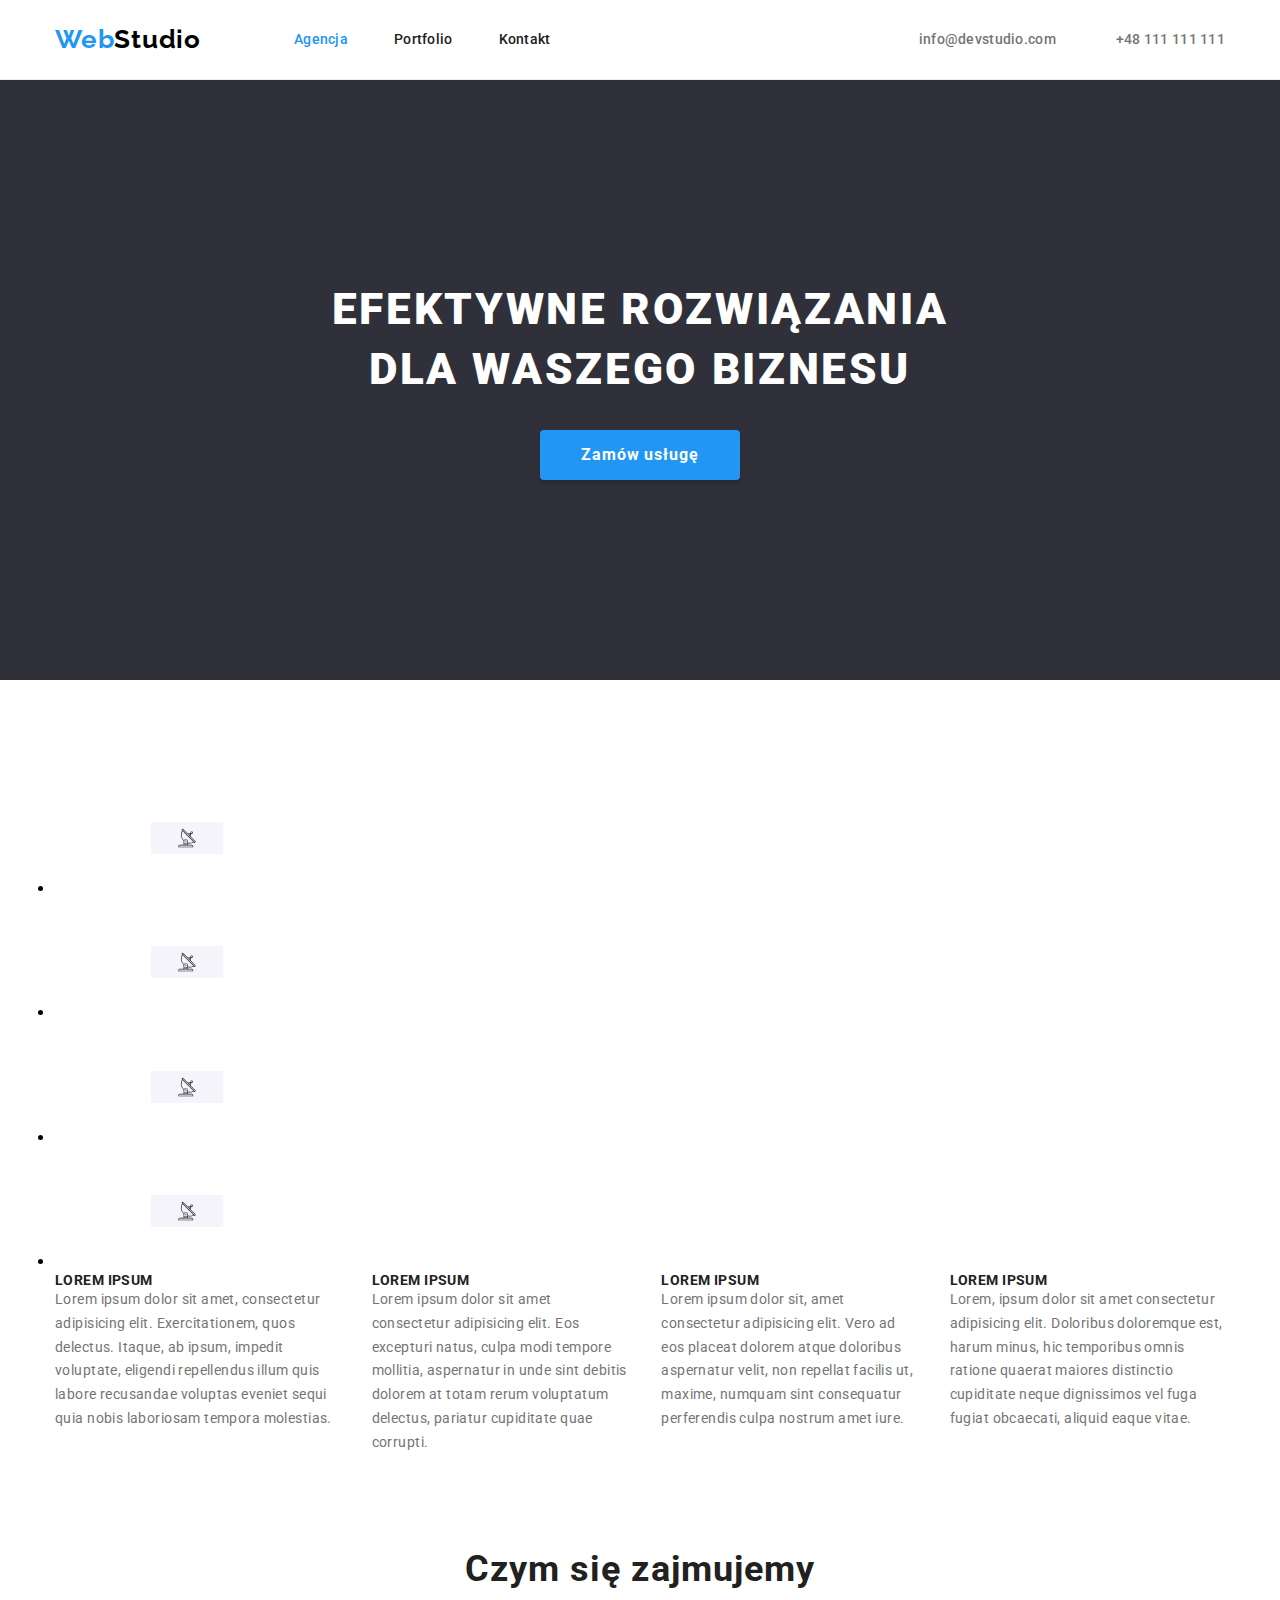
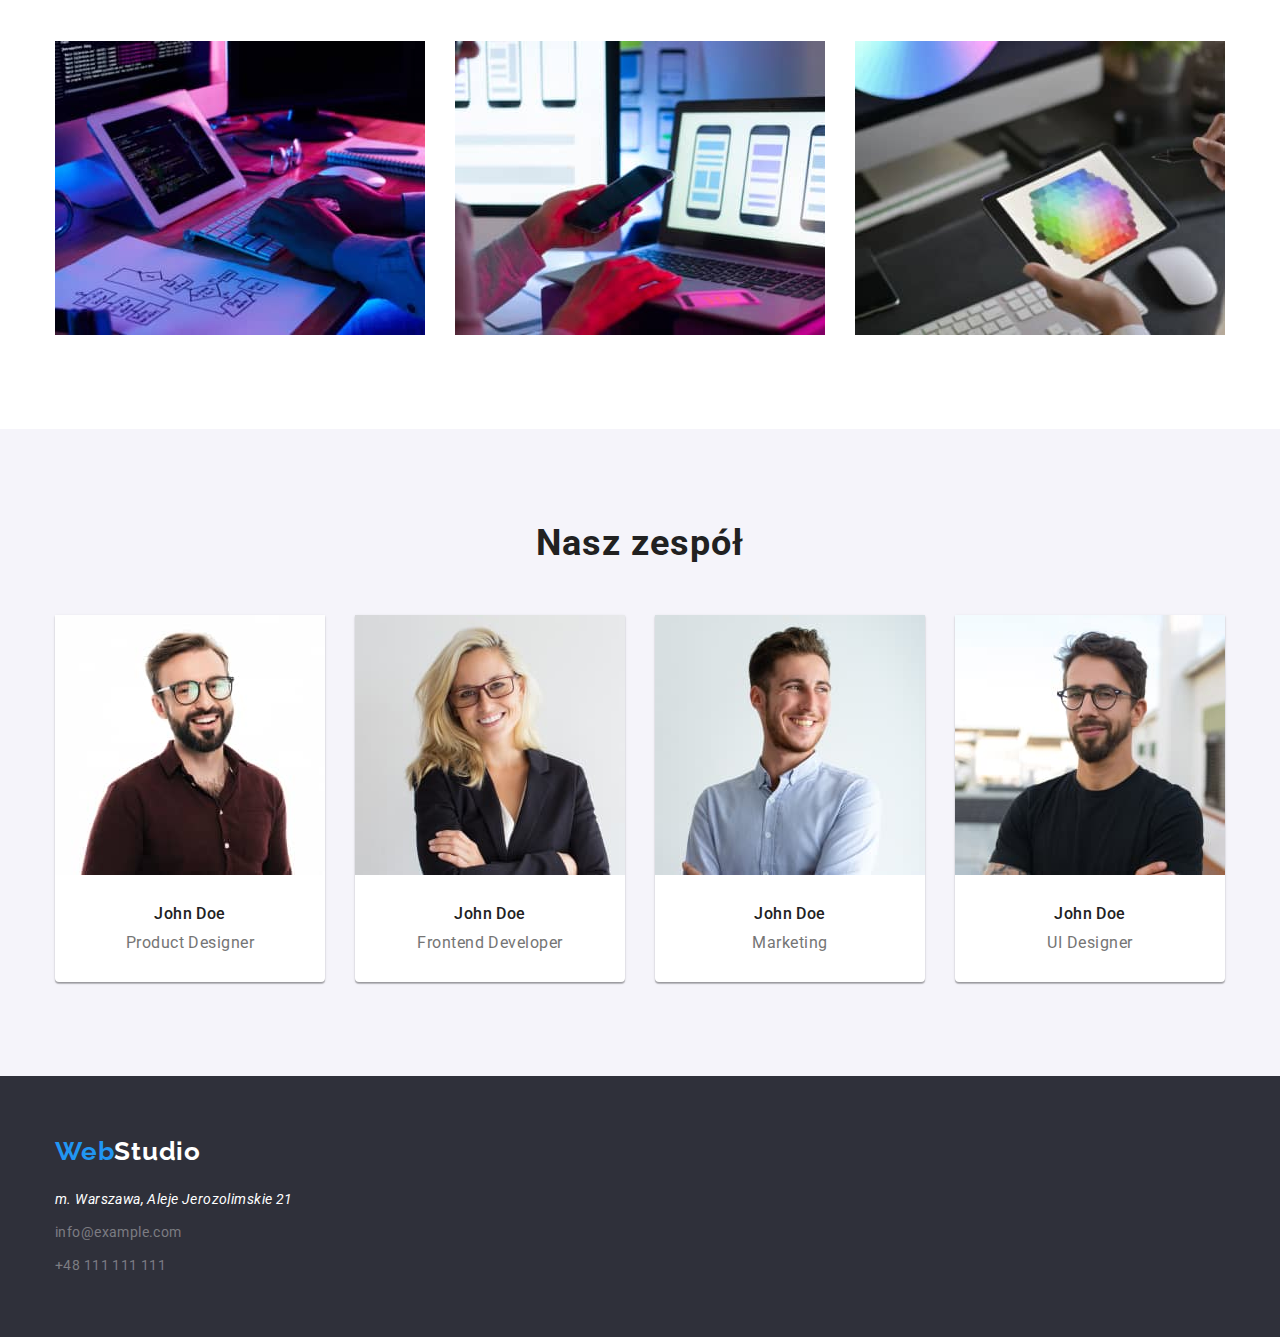
<file: index.html>
<!DOCTYPE html>
<html lang="pl">
	<head>
		<meta charset="UTF-8" />
		<meta http-equiv="X-UA-Compatible" content="IE=edge" />
		<meta name="viewport" content="width=device-width, initial-scale=1.0" />
		<link
			href="https://fonts.googleapis.com/css2?family=Raleway:wght@700&family=Roboto:wght@400;500;700;900&display=swap"
			rel="stylesheet"
		/>
		<link
			rel="stylesheet"
			href="https://cdnjs.cloudflare.com/ajax/libs/modern-normalize/1.0.0/modern-normalize.min.css"
		/>
		<link rel="stylesheet" href="css/styles.css" />
		<title>Document</title>
	</head>
	<body>
		<header class="header_box">
			<div class="conteiner header__conteiner--flex">
				<a href="index.html" class="header__logo"><span>Web</span>Studio</a>
				<nav class="header__nav">
					<ul class="header__nav--list">
						<li>
							<a href="index.html" class="header__nav--link active__page">Agencja</a>
						</li>
						<li>
							<a href="portfolio.html" class="header__nav--link">Portfolio</a>
						</li>
						<li><a href="#" class="header__nav--link">Kontakt</a></li>
					</ul>
				</nav>
				<ul class="header__contact--list">
					<li>
						<a href="mailto:info@devstudio.com" class="header__contact--mail"
							><svg class="asd" width="16" height="12"><use href="./images/icons.svg#icon-envelope"></use></svg
							><span>info@devstudio.com</span></a
						>
					</li>
					<li>
						<a href="tel:+48111111111" class="header__contact--phone"
							><svg width="10px" height="16px"><use href="./images/icons.svg#icon-smartphone"></use></svg
							><span>+48 111 111 111</span></a
						>
					</li>
				</ul>
			</div>
		</header>
		<main>
			<section class="section__effective_solutions section">
				<div class="conteiner">
					<h1 class="section__effective_solutions--title">
						Efektywne rozwiązania dla waszego biznesu
					</h1>
					<button type="button" class="section__effective_solutions--button">
						<span>Zamów usługę</span>
					</button>
				</div>
			</section>
			<section class="section__loremipsum section">
				<div class="conteiner">
					<ul>
						<li>
							<svg width="270px" height="120px">
								<use href="./images/icons.svg#icon-Group-1"></use>
							</svg>
						</li>
						<li>
							<svg width="270px" height="120px">
								<use href="./images/icons.svg#icon-Group-1"></use>
							</svg>
						</li>
						<li>
							<svg width="270px" height="120px"> 
								<use href="./images/icons.svg#icon-Group-1"></use>
							</svg>
						</li>
						<li>
							<svg width="270px" height="120px">
								<use href="./images/icons.svg#icon-Group-1"></use>
							</svg>
						</li>
					</ul>

					<ul class="section__loremipsum--list">
						<li>
							<h3 class="section__loremipsum--heading">LOREM IPSUM</h3>
							<p class="section__loremipsum--paragraph">
								Lorem ipsum dolor sit amet, consectetur adipisicing elit. Exercitationem, quos
								delectus. Itaque, ab ipsum, impedit voluptate, eligendi repellendus illum quis
								labore recusandae voluptas eveniet sequi quia nobis laboriosam tempora molestias.
							</p>
						</li>
						<li>
							<h3 class="section__loremipsum--heading">LOREM IPSUM</h3>
							<p class="section__loremipsum--paragraph">
								Lorem ipsum dolor sit amet consectetur adipisicing elit. Eos excepturi natus, culpa
								modi tempore mollitia, aspernatur in unde sint debitis dolorem at totam rerum
								voluptatum delectus, pariatur cupiditate quae corrupti.
							</p>
						</li>
						<li>
							<h3 class="section__loremipsum--heading">LOREM IPSUM</h3>
							<p class="section__loremipsum--paragraph">
								Lorem ipsum dolor sit, amet consectetur adipisicing elit. Vero ad eos placeat
								dolorem atque doloribus aspernatur velit, non repellat facilis ut, maxime, numquam
								sint consequatur perferendis culpa nostrum amet iure.
							</p>
						</li>
						<li>
							<h3 class="section__loremipsum--heading">LOREM IPSUM</h3>
							<p class="section__loremipsum--paragraph">
								Lorem, ipsum dolor sit amet consectetur adipisicing elit. Doloribus doloremque est,
								harum minus, hic temporibus omnis ratione quaerat maiores distinctio cupiditate
								neque dignissimos vel fuga fugiat obcaecati, aliquid eaque vitae.
							</p>
						</li>
					</ul>
				</div>
			</section>
			<section class="section__job section">
				<div class="conteiner">
					<h2 class="section__job--heading">Czym się zajmujemy</h2>
					<ul class="section__job--list">
						<li>
							<img
								src="images/what-you-doing1.jpg"
								height="294"
								width="370"
								alt="Mężczyzna siedzi przy biurku i pisze kod na klawiaturze komputera. Obok klawiatury leży kartka z narysowanym schematem blokowym. "
							/>
						</li>

						<li>
							<img
								src="images/what-you-doing3.jpg"
								height="294"
								width="370"
								alt="Osoba trzyma telefon w lewej dłoni. Prawą dłoń ma umieszoną na gładziku komputera. Na ekranie komputera widać gify z telefonami"
							/>
						</li>
						<li>
							<img
								src="images/what-you-doing2.jpg"
								height="294"
								width="370"
								alt="Osoba trzyma tablet lewą ręką, w prawej trzyma długopis. Na tablecie jest wyświetlona paleta barw."
							/>
						</li>
					</ul>
				</div>
			</section>

			<section class="section__team section">
				<div class="conteiner">
					<h2 class="section__team--heading">Nasz zespół</h2>
					<ul class="section__team--list">
						<li>
							<figure class="section__team--figure">
								<img
									src="images/emp1.jpg"
									height="260"
									width="270"
									alt="Brodaty mężczyzna, w okularach. Ubrany jest w brązową dobrze dopasowaną koszulę."
								/>
								<figcaption class="section__team--figure_description">
									<h4>John Doe</h4>
									<p>Product Designer</p>
								</figcaption>
							</figure>
						</li>
						<li>
							<figure class="section__team--figure">
								<img
									src="images/emp2.jpg"
									height="260"
									width="270"
									alt="Dziewczyna, w bląd włosach. Ubrana w ciemną biznesową marynarkę. Ma okulary na twarzy i się usmiecha."
								/>
								<figcaption class="section__team--figure_description">
									<h4>John Doe</h4>
									<p>Frontend Developer</p>
								</figcaption>
							</figure>
						</li>
						<li>
							<figure class="section__team--figure">
								<img
									src="images/emp3.jpg"
									height="260"
									width="270"
									alt="Usmiechniety, młody mężczyzna, z delikatnym zarostem. Ubrany w białą koszulę."
								/>
								<figcaption class="section__team--figure_description">
									<h4>John Doe</h4>
									<p>Marketing</p>
								</figcaption>
							</figure>
						</li>
						<li>
							<figure class="section__team--figure">
								<img
									src="images/emp4.jpg"
									height="260"
									width="270"
									alt="Mężczyzna z zarostem. Ma okulary na twarzy. Ubrany w czarny t-shirt"
								/>
								<figcaption class="section__team--figure_description">
									<h4>John Doe</h4>
									<p>UI Designer</p>
								</figcaption>
							</figure>
						</li>
					</ul>
				</div>
			</section>
		</main>
		<footer class="footer--box">
			<div class="conteiner">
				<h3 class="footer--heading"><span>Web</span>Studio</h3>
				<address class="footer--address">m. Warszawa, Aleje Jerozolimskie 21</address>
				<ul class="footer--list">
					<li>
						<a href="mailto:info@example.com" class="footer__contact--mail">info@example.com</a>
					</li>
					<li>
						<a href="tel:+48111111111" class="footer__contact--phone">+48 111 111 111</a>
					</li>
				</ul>
			</div>
		</footer>
	</body>
</html>
</file>
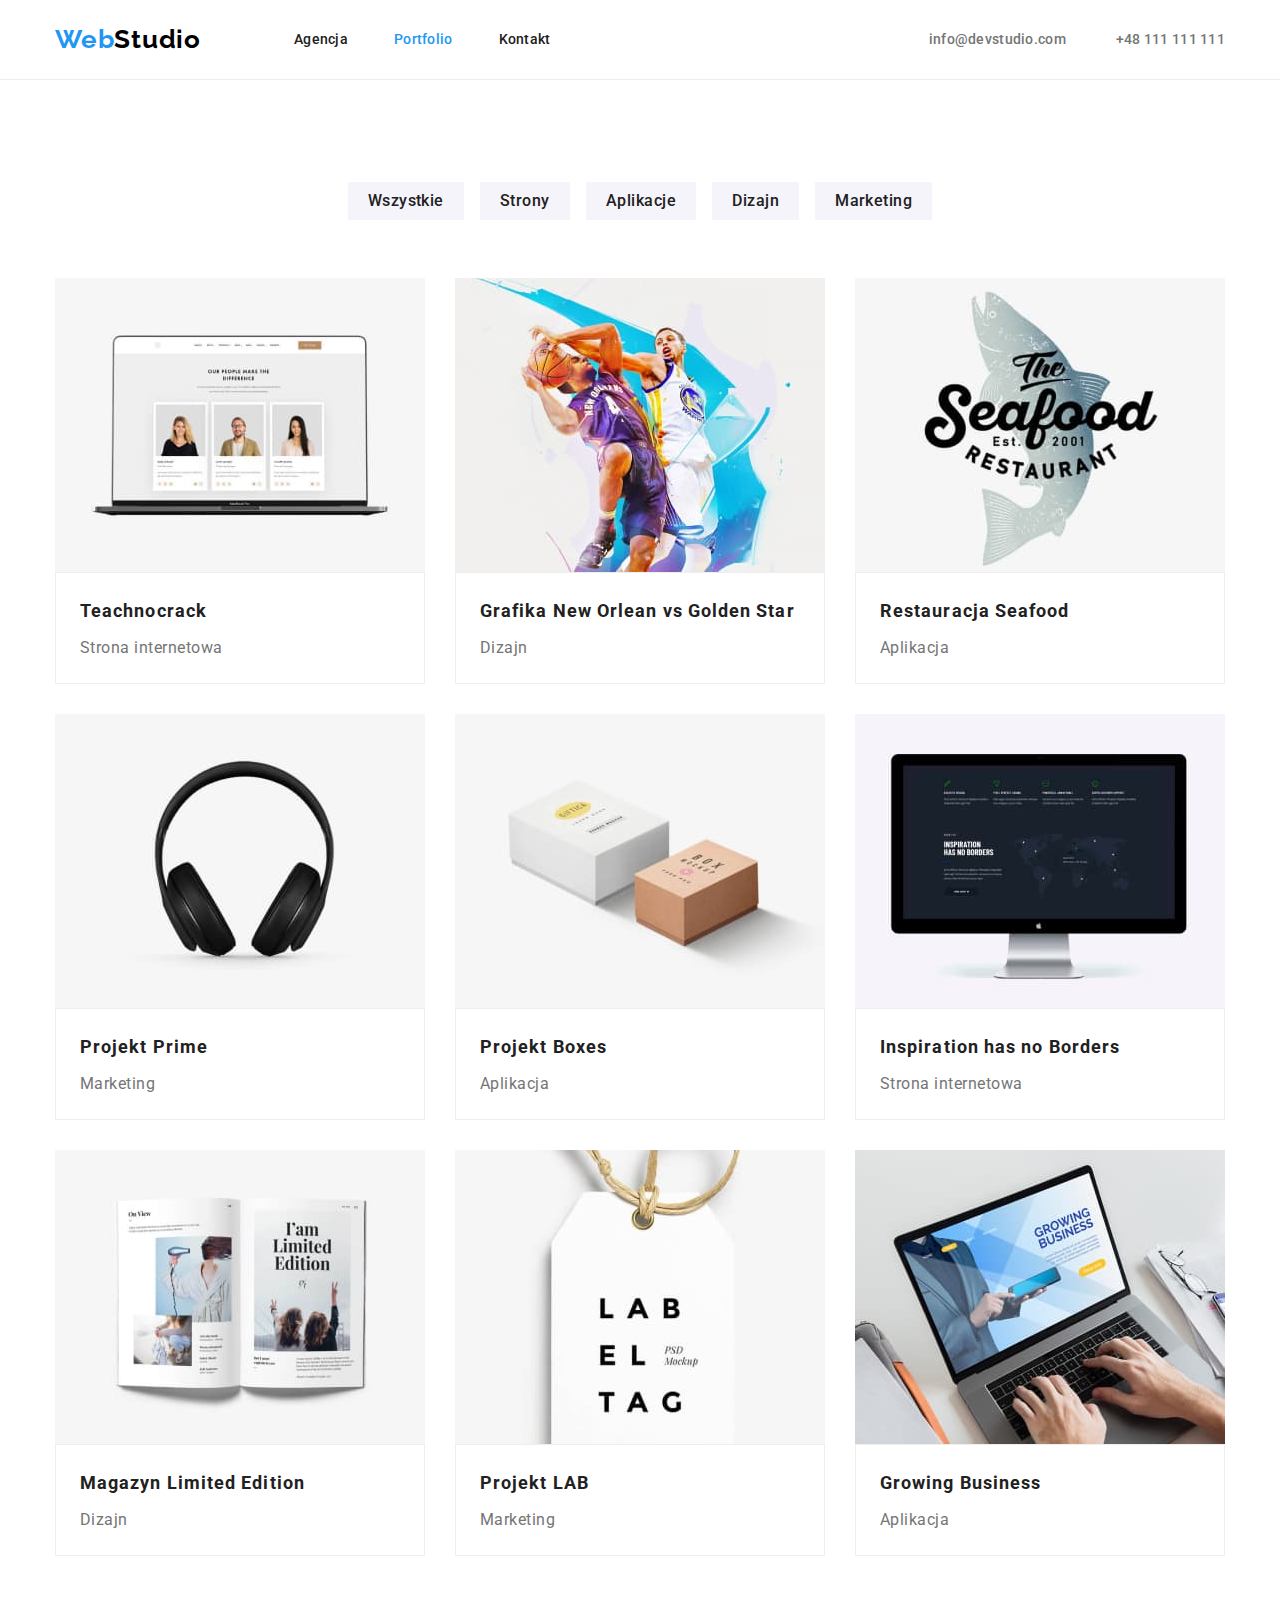
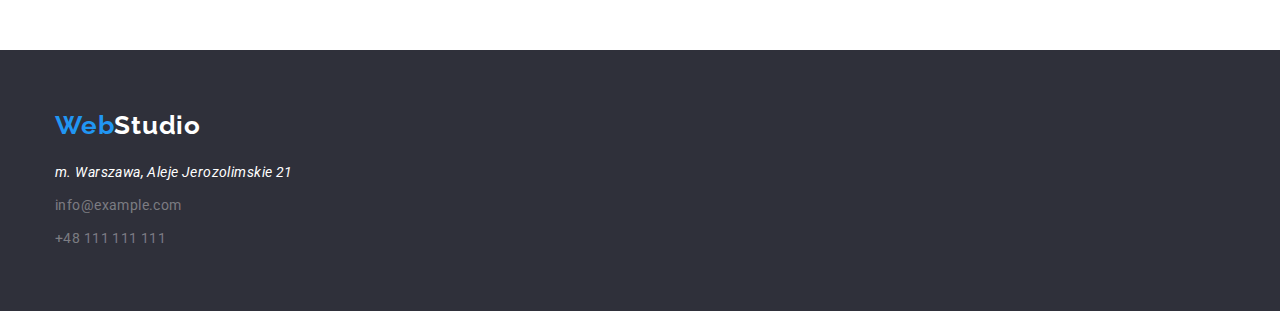
<file: portfolio.html>
<!DOCTYPE html>
<html lang="en">
	<head>
		<meta charset="UTF-8" />
		<meta http-equiv="X-UA-Compatible" content="IE=edge" />
		<meta name="viewport" content="width=device-width, initial-scale=1.0" />
		<link rel="preconnect" href="https://fonts.googleapis.com" />
		<link rel="preconnect" href="https://fonts.gstatic.com" crossorigin />

		<link
			rel="stylesheet"
			href="https://cdnjs.cloudflare.com/ajax/libs/modern-normalize/1.0.0/modern-normalize.min.css"
		/>
		<link
			href="https://fonts.googleapis.com/css2?family=Raleway:wght@700&family=Roboto:wght@400;500;700;900&display=swap"
			rel="stylesheet"
		/>
		<link rel="stylesheet" href="css/styles.css" />
		<title>Document</title>
	</head>
	<body>
		<header class="header_box">
			<div class="conteiner header__conteiner--flex">
				<a href="index.html" class="header__logo"><span>Web</span>Studio</a>
				<nav class="header__nav">
					<ul class="header__nav--list">
						<li>
							<a href="index.html" class="header__nav--link">Agencja</a>
						</li>
						<li>
							<a href="portfolio.html" class="header__nav--link active__page">Portfolio</a>
						</li>
						<li><a href="#" class="header__nav--link">Kontakt</a></li>
					</ul>
				</nav>

				<ul class="header__contact--list">
					<li>
						<a href="mailto:info@devstudio.com" class="header__contact--mail">info@devstudio.com</a>
					</li>
					<li>
						<a href="tel:+48111111111" class="header__contact--phone">+48 111 111 111</a>
					</li>
				</ul>
			</div>
		</header>
		<main>
			<section class="portfolio__section section">
				<div class="conteiner">
					<ul class="portfolio__section__button--list">
						<li>
							<button type="button" class="portfolio__section--button">Wszystkie</button>
						</li>
						<li>
							<button type="button" class="portfolio__section--button">Strony</button>
						</li>
						<li>
							<button type="button" class="portfolio__section--button">Aplikacje</button>
						</li>
						<li>
							<button type="button" class="portfolio__section--button">Dizajn</button>
						</li>
						<li>
							<button type="button" class="portfolio__section--button">Marketing</button>
						</li>
					</ul>
					<ul class="portfolio__picture--list">
						<li>
							<figure class="portfolio__box--figure">
								<img
									src="images/portfolio-img1.jpg"
									height="294"
									width="370"
									alt="Strona internetowa na której możemy zobczyc zdjęcia trzech osób. Dwójkę dziewczyny i chłopaka"
								/>
								<figcaption class="portfolio__box--figure_description">
									<h4>Teachnocrack</h4>
									<p>Strona internetowa</p>
								</figcaption>
							</figure>
						</li>
						<li>
							<figure class="portfolio__box--figure">
								<img
									src="images/portfolio-img2.jpg"
									height="294"
									width="370"
									alt="Dwuch zawodników NBA walczy o piłkę"
								/>
								<figcaption class="portfolio__box--figure_description">
									<h4>Grafika New Orlean vs Golden Star</h4>
									<p>Dizajn</p>
								</figcaption>
							</figure>
						</li>
						<li>
							<figure class="portfolio__box--figure">
								<img
									src="images/portfolio-img3.jpg"
									height="294"
									width="370"
									alt="Logo The Seafood Restaurant na którym widziemy rybę"
								/>
								<figcaption class="portfolio__box--figure_description">
									<h4>Restauracja Seafood</h4>
									<p>Aplikacja</p>
								</figcaption>
							</figure>
						</li>
						<li>
							<figure class="portfolio__box--figure">
								<img
									src="images/portfolio-img4.jpg"
									height="294"
									width="370"
									alt="Słuchawki nauszne koloru czarnego"
								/>
								<figcaption class="portfolio__box--figure_description">
									<h4>Projekt Prime</h4>
									<p>Marketing</p>
								</figcaption>
							</figure>
						</li>
						<li>
							<figure class="portfolio__box--figure">
								<img
									src="images/portfolio-img5.jpg"
									height="294"
									width="370"
									alt="Dwa pudełka, jedno białe i większe drugie brązowe mniejsze"
								/>
								<figcaption class="portfolio__box--figure_description">
									<h4>Projekt Boxes</h4>
									<p>Aplikacja</p>
								</figcaption>
							</figure>
						</li>
						<li>
							<figure class="portfolio__box--figure">
								<img
									src="images/portfolio-img6.jpg"
									height="294"
									width="370"
									alt="Monitor na którym widzimy wyświetloną stronę internetową "
								/>
								<figcaption class="portfolio__box--figure_description">
									<h4>Inspiration has no Borders</h4>
									<p>Strona internetowa</p>
								</figcaption>
							</figure>
						</li>
						<li>
							<figure class="portfolio__box--figure">
								<img
									src="images/portfolio-img7.jpg"
									height="294"
									width="370"
									alt="Magazyn Limit Edition "
								/>
								<figcaption class="portfolio__box--figure_description">
									<h4>Magazyn Limited Edition</h4>
									<p>Dizajn</p>
								</figcaption>
							</figure>
						</li>
						<li>
							<figure class="portfolio__box--figure">
								<img
									src="images/portfolio-img8.jpg"
									height="294"
									width="370"
									alt="Pszywieszka koloru białego z napisem L A B E L T A G"
								/>
								<figcaption class="portfolio__box--figure_description">
									<h4>Projekt LAB</h4>
									<p>Marketing</p>
								</figcaption>
							</figure>
						</li>
						<li>
							<figure class="portfolio__box--figure">
								<img
									src="images/portfolio-img9.jpg"
									height="294"
									width="370"
									alt="Laptop z wyswietloną stroną GROWING BUSINESS"
								/>
								<figcaption class="portfolio__box--figure_description">
									<h4>Growing Business</h4>
									<p>Aplikacja</p>
								</figcaption>
							</figure>
						</li>
					</ul>
				</div>
			</section>
		</main>
		<footer class="footer--box">
			<div class="conteiner">
				<h3 class="footer--heading"><span>Web</span>Studio</h3>
				<address class="footer--address">m. Warszawa, Aleje Jerozolimskie 21</address>
				<ul class="footer--list">
					<li>
						<a href="mailto:info@example.com" class="footer__contact--mail">info@example.com</a>
					</li>
					<li>
						<a href="tel:+48111111111" class="footer__contact--phone">+48 111 111 111</a>
					</li>
				</ul>
			</div>
		</footer>
	</body>
</html>
</file>
<file: css/styles.css>
:root {
	--brand-color: #e5e5e5;
	--secondary-brand-color: #2f303a;

	--color-hover: #2196f3;

	--text-color: #ffffff;
	--secoundary-text-color: #212121;
	--third-text-color: #757575;
}

body {
background-color: #fff;
	font-family: "Roboto", sans-serif;
	font-style: normal;
	font-weight: 400;
}
img{
	display:block;
}
* {
	box-sizing: border-box;
	margin: 0;
	padding: 0;
}
.conteiner {
	padding: 0 15px;
	width: 1200px;
}
.section {
	padding-top: 94px;
	padding-bottom: 94px;
}
.header_box {
	background-color: #ffffff;
	display: flex;
	justify-content: center;
	height: 80px;
	border-bottom: 1px solid #ECECEC;
}
.header__conteiner--flex {
	display: flex;
	
	align-items: center;
	padding: 15px;
	
}

.header__logo {
	font-family: "Raleway";
	text-decoration: none;
	font-weight: 700;
	font-size: 26px;
	line-height: 1.2;
	letter-spacing: 0.03em;
	color: #000000;
	display: block;
	padding-right: 93px;
	
}
.header__logo span {
	color: #2196f3;
}

.header__nav--list {
	list-style: none;
	display: flex;
}
.header__nav--link {
	text-decoration: none;
	font-weight: 500;
	font-size: 14px;
	line-height: 1.15;
	letter-spacing: 0.02em;
	color: var(--secoundary-text-color);
	display: block;
}
.header__nav--list li:not(:last-child) {
	padding-right: 46px;
}
.header__nav--link:hover {
	color: var(--color-hover);
}
.active__page {
	color: var(--color-hover);
}
.header__contact--list {
	list-style: none;
	display: flex;
	align-items: center;
	margin-left:auto;
}

.header__contact--mail{
	text-decoration: none;
	font-weight: 500;
	font-size: 14px;
	line-height: 1.15;
	letter-spacing: 0.02em;
	color: var(--third-text-color);
	display: block;
	display:flex;
	
}
.header__contact--mail svg:not(:last-child){
	width: auto;
	height: auto;
	padding-right:10px;
}

.header__contact--phone {
	text-decoration: none;
	font-weight: 500;
	font-size: 14px;
	line-height: 1.15;
	letter-spacing: 0.02em;
	color: var(--third-text-color);
	display: flex;
}
.header__contact--phone svg:not(:last-child){
	padding-right:10px;
}
.header__contact--list li:not(:last-child) {
	padding-right: 50px;
}
.header__contact--mail:hover{
	color: var(--color-hover);
}


.header__contact--phone:hover {
	color: var(--color-hover);
}

.section__effective_solutions {
	background-color: var(--secondary-brand-color);
	display: flex;
	height: 600px;
	justify-content: center;
	align-items: center;
}

.section__effective_solutions--title {
	font-weight: 900;
	font-size: 44px;
	line-height: 1.36;
	text-align: center;
	letter-spacing: 0.06em;
	text-transform: uppercase;
	color: var(--text-color);

	width: 696px;
	height: 120px;
	margin: 0px auto 30px;
}
.section__effective_solutions--button {
	background: #2196f3;
	box-shadow: 0px 4px 4px rgba(0, 0, 0, 0.15);
	border-radius: 4px;
	border-width: 0px;
	cursor: pointer;
	font-family: "Roboto", sans-serif;

	/* text in box style */
	color: var(--text-color);
	font-weight: 700;
	font-size: 16px;
	line-height: 1.88;
	display: flex;
	align-items: center;
	text-align: center;
	letter-spacing: 0.06em;

	margin: 0 auto;
	padding: 10px 41px;
}
.section__effective_solutions--button:hover {
	background: #ffffff;
	color: var(--secoundary-text-color);
}
.section__effective_solutions--button:active {
	opacity: 0.5;
}
.section__loremipsum {
	display: flex;
	justify-content: center;
}
.section__loremipsum--list {
	list-style: none;
	display: flex;
	height: 100%;
}
.section__loremipsum--list  li:not(:last-child) {
	padding-right: 30px;
}
.section__loremipsum--heading {
	font-weight: 700;
	font-size: 14px;
	line-height: 1.15;
	letter-spacing: 0.03em;
	text-transform: uppercase;
	color: var(--secoundary-text-color);
}
.section__loremipsum--paragraph {
	font-size: 14px;
	line-height: 1.71;
	letter-spacing: 0.03em;
	color: var(--third-text-color);
}
.section__job {
	display: flex;
	padding-top: 0px;
	height: 100%;
	justify-content: center;
}
.section__job--list {
	list-style: none;
	display: flex;
	justify-content: space-between;
}
.section__job--list li:not(:last-child){
	padding-right: 30px;
}

.section__job--heading {
	font-weight: 700;
	font-size: 36px;
	line-height: 1.16;
	text-align: center;
	letter-spacing: 0.03em;
	color: var(--secoundary-text-color);
	padding-bottom: 50px;
}
.section__team {
	background-color: #f5f4fa;
	display: flex;
	justify-content: center;
}
.section__team li:not(:last-child){
	padding-right: 30px;
}
.section__team--list {
	list-style: none;
	display: flex;
	justify-content: space-between;
}
.section__team--heading {
	font-weight: 700;
	font-size: 36px;
	line-height: 1.16;
	text-align: center;
	letter-spacing: 0.03em;
	color: var(--secoundary-text-color);
	padding-bottom: 50px;
}
.section__team--figure {
	background: #ffffff;
	/* material shadow v1 */
	box-shadow: 0px 1px 3px rgba(0, 0, 0, 0.12), 0px 1px 1px rgba(0, 0, 0, 0.14),
		0px 2px 1px rgba(0, 0, 0, 0.2);
	border-radius: 0px 0px 4px 4px;
	justify-content: center;
	
}
.section__team--figure_description {
	font-size: 16px;
	line-height: 1.18;
	text-align: center;
	letter-spacing: 0.03em;
}
.section__team--figure_description h4 {
	font-weight: 500;
	color: var(--secoundary-text-color);
	padding-top: 30px;
	padding-bottom: 10px;
}
.section__team--figure_description p {
	color: var(--third-text-color);
	padding-bottom: 30px;
}
.footer--box {
	background-color: var(--secondary-brand-color);
	display: flex;
	justify-content: center;
	padding: 60px 0 60px;
}
.footer--heading {
	font-family: "Raleway";
	font-weight: 700;
	font-size: 26px;
	line-height: 1.2;
	letter-spacing: 0.03em;
	color: #ffffff;
	padding-bottom: 20px;
}
.footer--heading span {
	color: #2196f3;
}
.footer--address {
	font-size: 14px;
	line-height: 1.71;
	letter-spacing: 0.03em;
	color: #ffffff;
	padding-bottom: 9px;
}
.footer--list {
	list-style: none;
}
.footer--list li:not(:last-child) {
	padding-bottom: 9px;
}
.footer__contact--mail,
.footer__contact--phone {
	text-decoration: none;
	font-size: 14px;
	line-height: 1.71;
	letter-spacing: 0.03em;
	color: #ffffff60;
}
.footer__contact--mail:hover,
.footer__contact--phone:hover {
	color: var(--color-hover);
}
.portfolio__section {
	display: flex;
	justify-content: center;
}
.portfolio__section__button--list {
	display: flex;
	list-style: none;
	justify-content: center;
	padding-bottom: 50px;
}
.portfolio__section--button {
	font-weight: 500;
	font-size: 16px;
	line-height: 1.61;
	text-align: center;
	letter-spacing: 0.03em;
	color: var(--secoundary-text-color);
	background: #f5f4fa;
	border-width: 0px;
	cursor: pointer;
	font-family: "Roboto", sans-serif;
	padding: 6px 20px;
	margin: 8px;
}
.portfolio__section--button:hover {
	background: var(--color-hover);
	color: var(--text-color);
}
.portfolio__picture--list {
	list-style: none;
	display: flex;
	flex-wrap: wrap;
	gap: 30px;
	justify-content: center;
	
}
.portfolio__box--figure {
	background: #ffffff;
	
	/* border: 1px solid #eeeeee; */
}
.portfolio__box--figure_description {
	border: 1px solid #eeeeee;
}
.portfolio__box--figure_description h4 {
	font-weight: 700;
	font-size: 18px;
	line-height: 2;
	letter-spacing: 0.06em;
	color: var(--secoundary-text-color);
	padding: 20px 24px 2px;
}
.portfolio__box--figure_description p {
	font-size: 16px;
	line-height: 1.88;
	letter-spacing: 0.03em;
	color: var(--third-text-color);
	padding: 2px 24px 20px;
}
</file>
